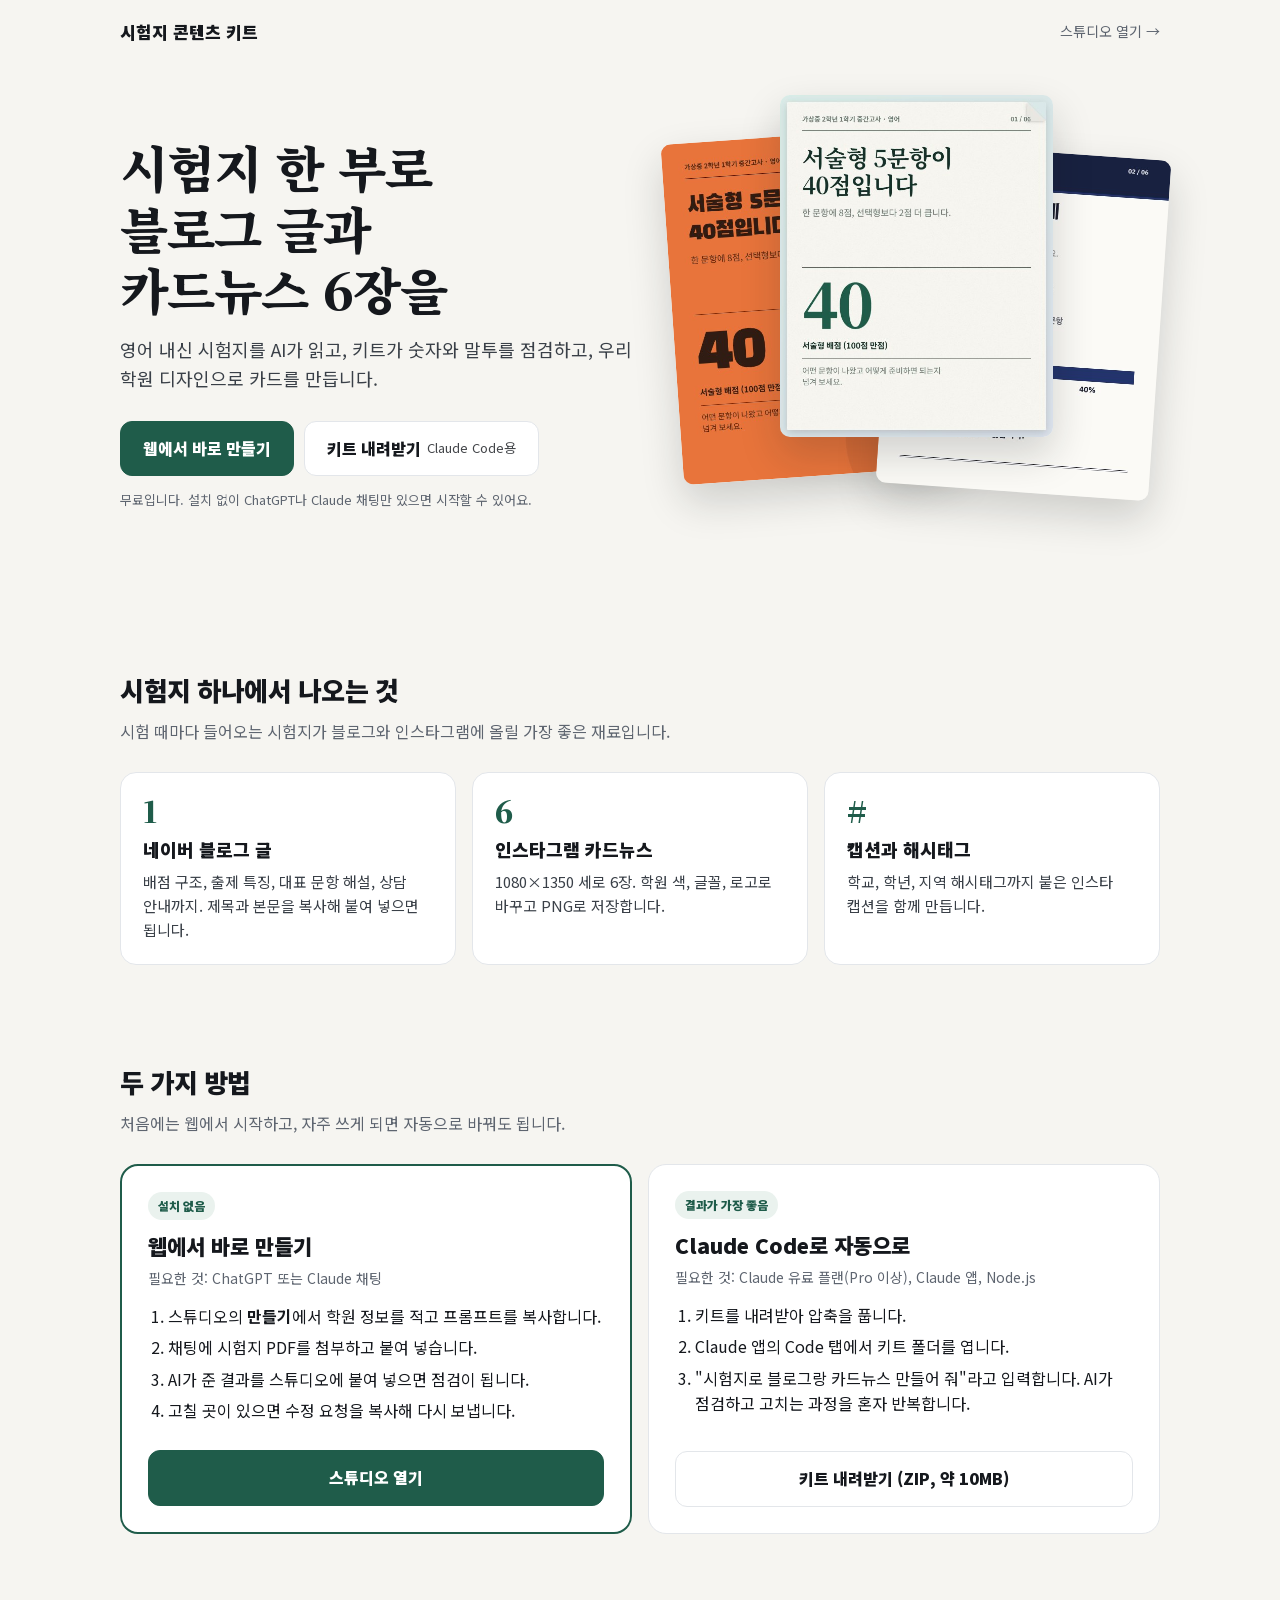
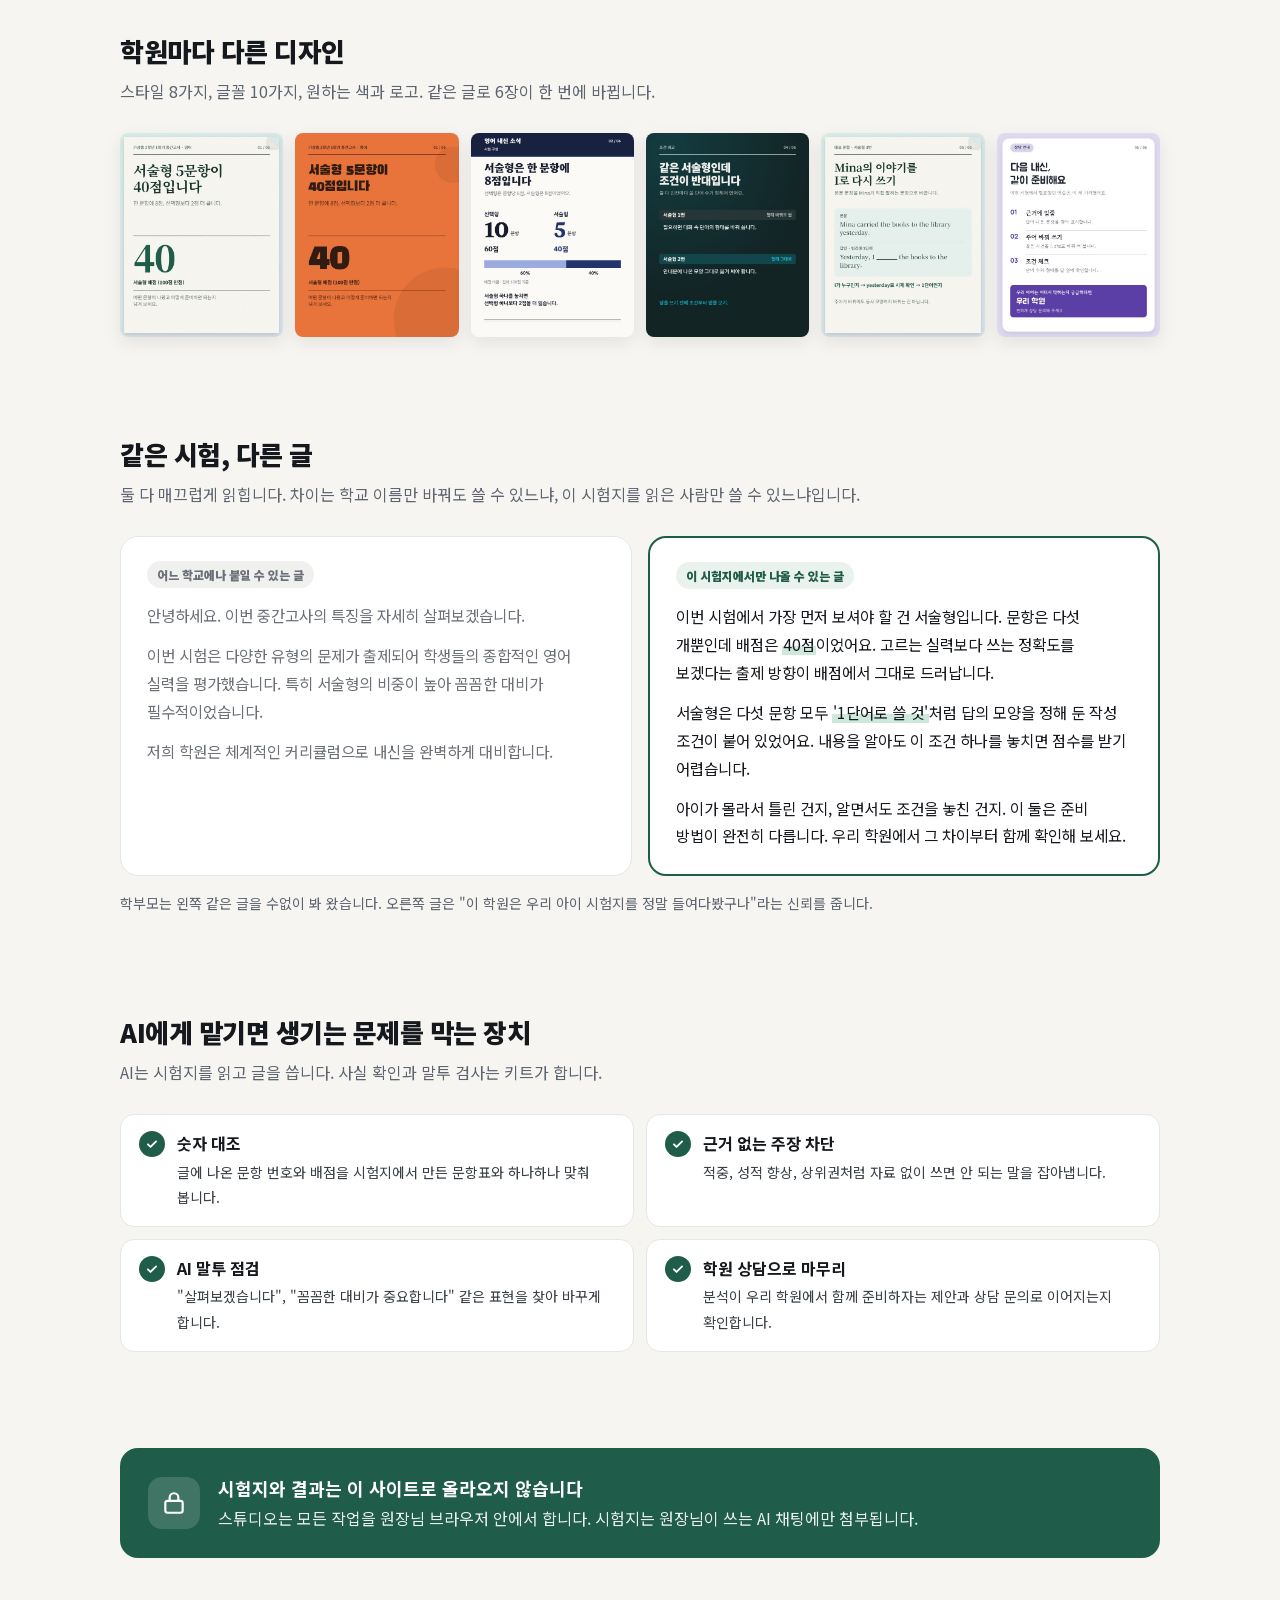
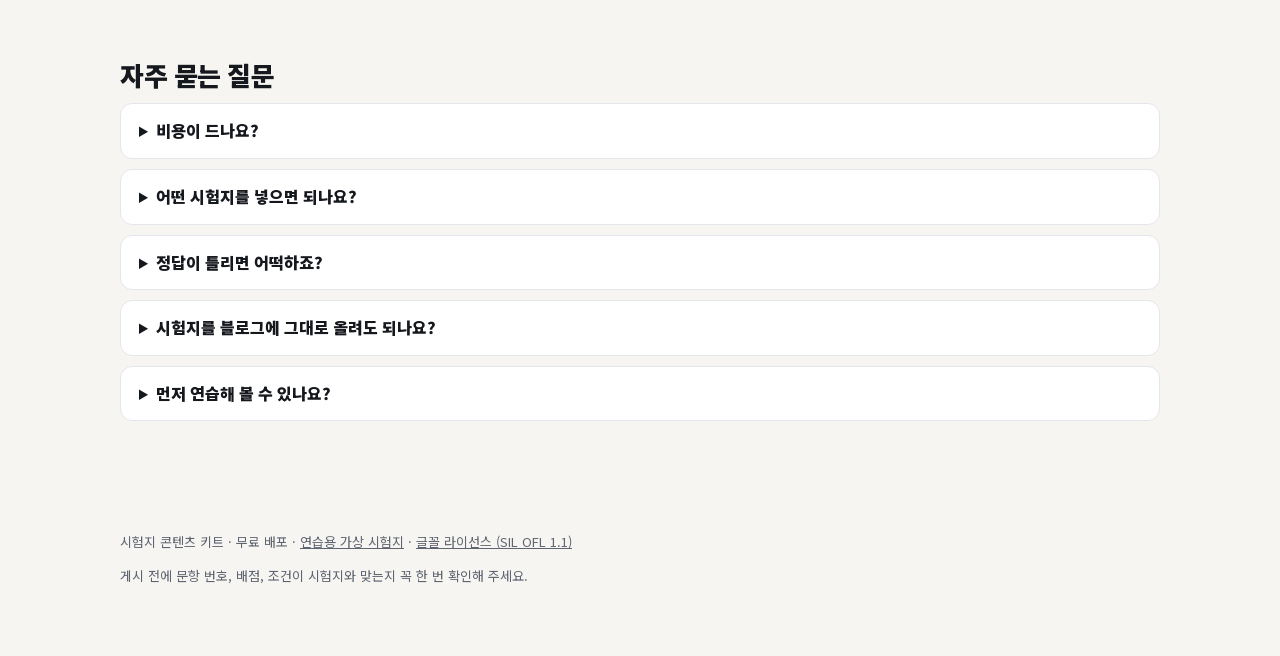
<file: index.html>
<!doctype html>
<html lang="ko">
<head>
  <meta charset="utf-8">
  <meta name="viewport" content="width=device-width, initial-scale=1">
  <title>시험지 콘텐츠 키트</title>
  <meta name="description" content="영어 내신 시험지 한 부로 학부모용 네이버 블로그 글과 인스타그램 카드뉴스를 만드는 무료 키트">
  <meta property="og:title" content="시험지 콘텐츠 키트">
  <meta property="og:description" content="시험지 한 부로 블로그 글과 카드뉴스 6장을. 무료로 씁니다.">
  <meta property="og:image" content="assets/site-1.jpg">
  <link rel="stylesheet" href="studio/fonts/fonts.css">
  <style>
    :root {
      --ink: #15181D; --muted: #5E6570; --line: #E3E6EA; --bg: #F6F5F1; --panel: #FFFFFF;
      --accent: #1F5C4A; --accent-2: #2456E8; --soft: #EAF2EE;
    }
    * { box-sizing: border-box; }
    html, body { margin: 0; }
    body { background: var(--bg); color: var(--ink); font-family: "kit-notosans", "Malgun Gothic", "Apple SD Gothic Neo", sans-serif; line-height: 1.6; word-break: keep-all; }
    a { color: inherit; }
    .wrap { max-width: 1080px; margin: 0 auto; padding: 0 20px; }
    header.top { display: flex; align-items: center; justify-content: space-between; padding: 18px 0; }
    header.top b { font-weight: 900; font-size: 17px; }
    header.top a { font-size: 14px; color: var(--muted); text-decoration: none; }

    .hero { display: grid; grid-template-columns: 1.05fr 1fr; gap: 40px; align-items: center; padding: 32px 0 56px; }
    .hero h1 { margin: 0 0 16px; font-family: "kit-notoserif"; font-weight: 900; font-size: clamp(32px, 5vw, 50px); line-height: 1.22; letter-spacing: -1px; }
    .hero p.lead { margin: 0 0 28px; font-size: 18px; color: #3A4048; }
    .cta { display: flex; gap: 10px; flex-wrap: wrap; }
    .btn { display: inline-flex; align-items: center; justify-content: center; gap: 6px; padding: 14px 22px; border-radius: 12px; font-weight: 800; font-size: 16px; text-decoration: none; border: 1px solid var(--line); background: #fff; }
    .btn.primary { background: var(--accent); border-color: var(--accent); color: #fff; }
    .btn small { font-weight: 500; font-size: 13px; opacity: .8; }
    .free { margin-top: 14px; font-size: 13px; color: var(--muted); }
    .stack { position: relative; height: 470px; }
    .stack img { position: absolute; width: 56%; border-radius: 10px; box-shadow: 0 18px 40px rgba(20, 30, 25, .18); }
    .stack img:nth-child(1) { left: 0; top: 40px; transform: rotate(-4deg); }
    .stack img:nth-child(2) { left: 22%; top: 0; z-index: 2; }
    .stack img:nth-child(3) { right: 0; top: 56px; transform: rotate(4deg); }

    section { padding: 48px 0; }
    section h2 { margin: 0 0 8px; font-size: 26px; font-weight: 900; letter-spacing: -.5px; }
    section > .wrap > p.sub { margin: 0 0 28px; color: var(--muted); }
    .three { display: grid; grid-template-columns: repeat(3, 1fr); gap: 16px; }
    .box { background: var(--panel); border: 1px solid var(--line); border-radius: 16px; padding: 22px; }
    .box h3 { margin: 0 0 6px; font-size: 18px; font-weight: 900; }
    .box p { margin: 0; color: #3A4048; font-size: 15px; }
    .num { display: inline-block; font-family: "kit-notoserif"; font-weight: 900; font-size: 30px; color: var(--accent); line-height: 1; margin-bottom: 10px; }

    .ways { display: grid; grid-template-columns: 1fr 1fr; gap: 16px; }
    .way { background: var(--panel); border: 1px solid var(--line); border-radius: 18px; padding: 26px; display: flex; flex-direction: column; }
    .way.main { border: 2px solid var(--accent); }
    .tag { align-self: flex-start; font-size: 12px; font-weight: 800; padding: 4px 10px; border-radius: 99px; background: var(--soft); color: var(--accent); margin-bottom: 10px; }
    .way h3 { margin: 0 0 4px; font-size: 21px; font-weight: 900; }
    .way .need { margin: 0 0 14px; color: var(--muted); font-size: 14px; }
    .way ol { margin: 0 0 20px; padding-left: 20px; }
    .way li { margin-bottom: 6px; }
    .way .btn { margin-top: auto; }

    .gallery { display: grid; grid-template-columns: repeat(6, 1fr); gap: 12px; }
    .gallery img { width: 100%; border-radius: 8px; box-shadow: 0 6px 18px rgba(0,0,0,.08); }

    .checks { display: grid; grid-template-columns: repeat(2, 1fr); gap: 12px; }
    .check { display: flex; gap: 12px; align-items: flex-start; background: var(--panel); border: 1px solid var(--line); border-radius: 14px; padding: 16px 18px; }
    .check b { display: block; margin-bottom: 2px; }
    .check span { color: #3A4048; font-size: 14px; }
    .mark { flex: none; width: 26px; height: 26px; border-radius: 50%; background: var(--accent); color: #fff; display: grid; place-items: center; font-weight: 900; font-size: 14px; }

    .compare { width: 100%; border-collapse: separate; border-spacing: 0; background: var(--panel); border: 1px solid var(--line); border-radius: 14px; overflow: hidden; font-size: 15px; }
    .compare th, .compare td { padding: 14px 16px; text-align: left; vertical-align: top; border-bottom: 1px solid var(--line); }
    .compare tr:last-child td { border-bottom: 0; }
    .compare th { background: #FAFAF8; font-size: 13px; color: var(--muted); }
    .compare td:first-child { color: #8A3B30; }
    .compare td:last-child { color: var(--accent); font-weight: 700; }

    .vs { display: grid; grid-template-columns: 1fr 1fr; gap: 16px; }
    .vs-card { background: var(--panel); border: 1px solid var(--line); border-radius: 18px; padding: 24px 26px; }
    .vs-card p { margin: 0 0 12px; font-size: 15.5px; line-height: 1.8; }
    .vs-card p:last-child { margin-bottom: 0; }
    .vs-card.generic { color: #6B7079; }
    .vs-card.specific { border: 2px solid var(--accent); }
    .vs-tag { display: inline-block; margin-bottom: 14px; font-size: 12px; font-weight: 800; padding: 4px 10px; border-radius: 99px; background: #F0F0EE; color: #6B7079; }
    .specific .vs-tag { background: var(--soft); color: var(--accent); }
    .vs-card mark { background: linear-gradient(transparent 58%, #CFE8DC 58%); color: inherit; padding: 0 1px; }
    .vs-note { margin: 16px 0 0; color: var(--muted); font-size: 14px; }
    .faq details { background: var(--panel); border: 1px solid var(--line); border-radius: 12px; padding: 14px 18px; margin-bottom: 10px; }
    .faq summary { font-weight: 800; cursor: pointer; }
    .faq p { margin: 10px 0 0; color: #3A4048; }

    .privacy { background: var(--accent); color: #fff; border-radius: 18px; padding: 26px 28px; display: grid; grid-template-columns: auto 1fr; gap: 18px; align-items: center; }
    .privacy b { font-size: 18px; }
    .privacy p { margin: 4px 0 0; opacity: .9; }
    .lock { width: 52px; height: 52px; border-radius: 14px; background: rgba(255,255,255,.15); display: grid; place-items: center; font-size: 26px; }

    footer { padding: 40px 0 56px; color: var(--muted); font-size: 13px; }
    footer a { color: var(--muted); }

    @media (max-width: 860px) {
      .hero { grid-template-columns: 1fr; gap: 24px; padding-top: 8px; }
      .stack { height: 360px; }
      .three, .ways, .checks, .vs { grid-template-columns: 1fr; }
      .gallery { grid-template-columns: repeat(3, 1fr); }
      .privacy { grid-template-columns: 1fr; }
      .compare { font-size: 14px; }
    }
  </style>
</head>
<body>
  <div class="wrap">
    <header class="top">
      <b>시험지 콘텐츠 키트</b>
      <a href="studio.html">스튜디오 열기 →</a>
    </header>

    <div class="hero">
      <div>
        <h1>시험지 한 부로<br>블로그 글과<br>카드뉴스 6장을</h1>
        <p class="lead">영어 내신 시험지를 AI가 읽고, 키트가 숫자와 말투를 점검하고, 우리 학원 디자인으로 카드를 만듭니다.</p>
        <div class="cta">
          <a class="btn primary" href="studio.html">웹에서 바로 만들기</a>
          <a class="btn" href="downloads/exam-content-kit.zip" download>키트 내려받기 <small>Claude Code용</small></a>
        </div>
        <p class="free">무료입니다. 설치 없이 ChatGPT나 Claude 채팅만 있으면 시작할 수 있어요.</p>
      </div>
      <div class="stack" aria-hidden="true">
        <img src="assets/site-2.jpg" alt="">
        <img src="assets/site-1.jpg" alt="">
        <img src="assets/site-3.jpg" alt="">
      </div>
    </div>
  </div>

  <section>
    <div class="wrap">
      <h2>시험지 하나에서 나오는 것</h2>
      <p class="sub">시험 때마다 들어오는 시험지가 블로그와 인스타그램에 올릴 가장 좋은 재료입니다.</p>
      <div class="three">
        <div class="box"><span class="num">1</span><h3>네이버 블로그 글</h3><p>배점 구조, 출제 특징, 대표 문항 해설, 상담 안내까지. 제목과 본문을 복사해 붙여 넣으면 됩니다.</p></div>
        <div class="box"><span class="num">6</span><h3>인스타그램 카드뉴스</h3><p>1080×1350 세로 6장. 학원 색, 글꼴, 로고로 바꾸고 PNG로 저장합니다.</p></div>
        <div class="box"><span class="num">#</span><h3>캡션과 해시태그</h3><p>학교, 학년, 지역 해시태그까지 붙은 인스타 캡션을 함께 만듭니다.</p></div>
      </div>
    </div>
  </section>

  <section>
    <div class="wrap">
      <h2>두 가지 방법</h2>
      <p class="sub">처음에는 웹에서 시작하고, 자주 쓰게 되면 자동으로 바꿔도 됩니다.</p>
      <div class="ways">
        <div class="way main">
          <span class="tag">설치 없음</span>
          <h3>웹에서 바로 만들기</h3>
          <p class="need">필요한 것: ChatGPT 또는 Claude 채팅</p>
          <ol>
            <li>스튜디오의 <b>만들기</b>에서 학원 정보를 적고 프롬프트를 복사합니다.</li>
            <li>채팅에 시험지 PDF를 첨부하고 붙여 넣습니다.</li>
            <li>AI가 준 결과를 스튜디오에 붙여 넣으면 점검이 됩니다.</li>
            <li>고칠 곳이 있으면 수정 요청을 복사해 다시 보냅니다.</li>
          </ol>
          <a class="btn primary" href="studio.html">스튜디오 열기</a>
        </div>
        <div class="way">
          <span class="tag">결과가 가장 좋음</span>
          <h3>Claude Code로 자동으로</h3>
          <p class="need">필요한 것: Claude 유료 플랜(Pro 이상), Claude 앱, Node.js</p>
          <ol>
            <li>키트를 내려받아 압축을 풉니다.</li>
            <li>Claude 앱의 Code 탭에서 키트 폴더를 엽니다.</li>
            <li>"시험지로 블로그랑 카드뉴스 만들어 줘"라고 입력합니다. AI가 점검하고 고치는 과정을 혼자 반복합니다.</li>
          </ol>
          <a class="btn" href="downloads/exam-content-kit.zip" download>키트 내려받기 (ZIP, 약 10MB)</a>
        </div>
      </div>
    </div>
  </section>

  <section>
    <div class="wrap">
      <h2>학원마다 다른 디자인</h2>
      <p class="sub">스타일 8가지, 글꼴 10가지, 원하는 색과 로고. 같은 글로 6장이 한 번에 바뀝니다.</p>
      <div class="gallery">
        <img src="assets/site-1.jpg" alt="시험지 스타일 표지 예시">
        <img src="assets/site-2.jpg" alt="컬러 블록 스타일 표지 예시">
        <img src="assets/site-3.jpg" alt="소식지 스타일 배점 카드 예시">
        <img src="assets/site-6.jpg" alt="다크 스타일 조건 비교 카드 예시">
        <img src="assets/site-5.jpg" alt="대표 문항 카드 예시">
        <img src="assets/site-4.jpg" alt="둥근 카드 스타일 상담 카드 예시">
      </div>
    </div>
  </section>

  <section>
    <div class="wrap">
      <h2>같은 시험, 다른 글</h2>
      <p class="sub">둘 다 매끄럽게 읽힙니다. 차이는 학교 이름만 바꿔도 쓸 수 있느냐, 이 시험지를 읽은 사람만 쓸 수 있느냐입니다.</p>
      <div class="vs">
        <article class="vs-card generic">
          <span class="vs-tag">어느 학교에나 붙일 수 있는 글</span>
          <p>안녕하세요. 이번 중간고사의 특징을 자세히 살펴보겠습니다.</p>
          <p>이번 시험은 다양한 유형의 문제가 출제되어 학생들의 종합적인 영어 실력을 평가했습니다. 특히 서술형의 비중이 높아 꼼꼼한 대비가 필수적이었습니다.</p>
          <p>저희 학원은 체계적인 커리큘럼으로 내신을 완벽하게 대비합니다.</p>
        </article>
        <article class="vs-card specific">
          <span class="vs-tag">이 시험지에서만 나올 수 있는 글</span>
          <p>이번 시험에서 가장 먼저 보셔야 할 건 서술형입니다. 문항은 다섯 개뿐인데 배점은 <mark>40점</mark>이었어요. 고르는 실력보다 쓰는 정확도를 보겠다는 출제 방향이 배점에서 그대로 드러납니다.</p>
          <p>서술형은 다섯 문항 모두 <mark>'1단어로 쓸 것'</mark>처럼 답의 모양을 정해 둔 작성 조건이 붙어 있었어요. 내용을 알아도 이 조건 하나를 놓치면 점수를 받기 어렵습니다.</p>
          <p>아이가 몰라서 틀린 건지, 알면서도 조건을 놓친 건지. 이 둘은 준비 방법이 완전히 다릅니다. 우리 학원에서 그 차이부터 함께 확인해 보세요.</p>
        </article>
      </div>
      <p class="vs-note">학부모는 왼쪽 같은 글을 수없이 봐 왔습니다. 오른쪽 글은 "이 학원은 우리 아이 시험지를 정말 들여다봤구나"라는 신뢰를 줍니다.</p>
    </div>
  </section>

  <section>
    <div class="wrap">
      <h2>AI에게 맡기면 생기는 문제를 막는 장치</h2>
      <p class="sub">AI는 시험지를 읽고 글을 씁니다. 사실 확인과 말투 검사는 키트가 합니다.</p>
      <div class="checks">
        <div class="check"><span class="mark"><svg width="14" height="14" viewBox="0 0 24 24" fill="none" stroke="#fff" stroke-width="3.2" stroke-linecap="round" stroke-linejoin="round"><path d="M5 12.5l4.5 4.5L19 7.5"/></svg></span><div><b>숫자 대조</b><span>글에 나온 문항 번호와 배점을 시험지에서 만든 문항표와 하나하나 맞춰 봅니다.</span></div></div>
        <div class="check"><span class="mark"><svg width="14" height="14" viewBox="0 0 24 24" fill="none" stroke="#fff" stroke-width="3.2" stroke-linecap="round" stroke-linejoin="round"><path d="M5 12.5l4.5 4.5L19 7.5"/></svg></span><div><b>근거 없는 주장 차단</b><span>적중, 성적 향상, 상위권처럼 자료 없이 쓰면 안 되는 말을 잡아냅니다.</span></div></div>
        <div class="check"><span class="mark"><svg width="14" height="14" viewBox="0 0 24 24" fill="none" stroke="#fff" stroke-width="3.2" stroke-linecap="round" stroke-linejoin="round"><path d="M5 12.5l4.5 4.5L19 7.5"/></svg></span><div><b>AI 말투 점검</b><span>"살펴보겠습니다", "꼼꼼한 대비가 중요합니다" 같은 표현을 찾아 바꾸게 합니다.</span></div></div>
        <div class="check"><span class="mark"><svg width="14" height="14" viewBox="0 0 24 24" fill="none" stroke="#fff" stroke-width="3.2" stroke-linecap="round" stroke-linejoin="round"><path d="M5 12.5l4.5 4.5L19 7.5"/></svg></span><div><b>학원 상담으로 마무리</b><span>분석이 우리 학원에서 함께 준비하자는 제안과 상담 문의로 이어지는지 확인합니다.</span></div></div>
      </div>
    </div>
  </section>

  <section>
    <div class="wrap">
      <div class="privacy">
        <div class="lock" aria-hidden="true"><svg width="26" height="26" viewBox="0 0 24 24" fill="none" stroke="#fff" stroke-width="2" stroke-linecap="round" stroke-linejoin="round"><rect x="4" y="10" width="16" height="11" rx="2"/><path d="M8 10V7a4 4 0 0 1 8 0v3"/></svg></div>
        <div>
          <b>시험지와 결과는 이 사이트로 올라오지 않습니다</b>
          <p>스튜디오는 모든 작업을 원장님 브라우저 안에서 합니다. 시험지는 원장님이 쓰는 AI 채팅에만 첨부됩니다.</p>
        </div>
      </div>
    </div>
  </section>

  <section class="faq">
    <div class="wrap">
      <h2>자주 묻는 질문</h2>
      <details><summary>비용이 드나요?</summary><p>키트와 스튜디오는 무료입니다. 웹 방식은 ChatGPT·Claude 채팅(무료 또는 유료)만 있으면 됩니다. Claude Code 방식은 Claude 유료 플랜이 필요합니다.</p></details>
      <details><summary>어떤 시험지를 넣으면 되나요?</summary><p>중·고등학교 영어 내신 시험지 PDF나 사진이면 됩니다. 이름과 번호가 적혀 있으면 가리고 넣어 주세요. 글자가 흐린 부분은 '판독 불확실'로 표시되고 글에는 쓰지 않습니다.</p></details>
      <details><summary>정답이 틀리면 어떡하죠?</summary><p>공식 정답이 없기 때문에 글에 정답을 쓰지 않습니다. 대표 문항은 무엇을 보고 어떤 순서로 판단하는지만 설명합니다.</p></details>
      <details><summary>시험지를 블로그에 그대로 올려도 되나요?</summary><p>시험지 전체를 이미지로 올리지 않는 것을 권합니다. 키트는 대표 문항의 한두 문장만 발췌합니다.</p></details>
      <details><summary>먼저 연습해 볼 수 있나요?</summary><p><a href="downloads/practice-exam.pdf" download>연습용 가상 시험지</a>를 내려받아 웹 방식으로 해 보세요. 스튜디오의 '예제 열기'로 결과 모습을 먼저 볼 수도 있습니다.</p></details>
    </div>
  </section>

  <footer>
    <div class="wrap">
      <p>시험지 콘텐츠 키트 · 무료 배포 · <a href="downloads/practice-exam.pdf" download>연습용 가상 시험지</a> · <a href="studio/fonts/NOTICE.txt">글꼴 라이선스 (SIL OFL 1.1)</a></p>
      <p>게시 전에 문항 번호, 배점, 조건이 시험지와 맞는지 꼭 한 번 확인해 주세요.</p>
    </div>
  </footer>
</body>
</html>
</file>
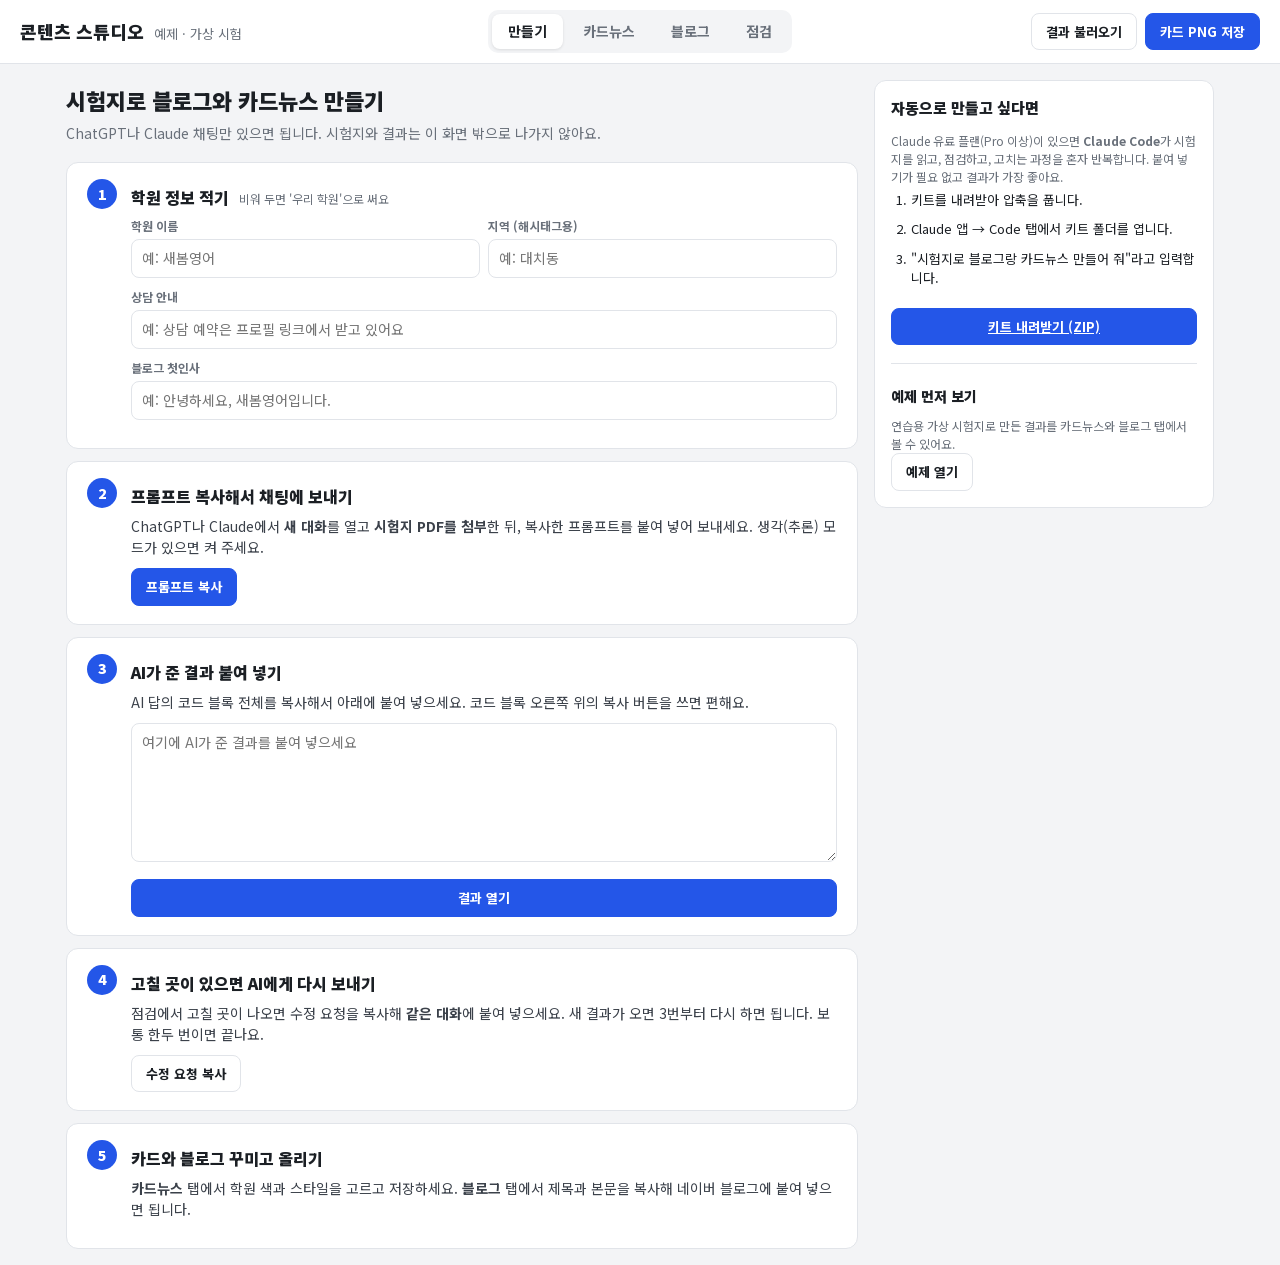
<file: studio.html>
<!doctype html>
<html lang="ko">
<head>
  <meta charset="utf-8">
  <meta name="viewport" content="width=device-width, initial-scale=1">
  <title>콘텐츠 스튜디오</title>
  <link rel="stylesheet" href="studio/fonts/fonts.css">
  <link rel="stylesheet" href="studio/style.css">
</head>
<body>
  <header class="top">
    <div class="top-title">
      <h1>콘텐츠 스튜디오</h1>
      <span class="sub" id="data-label"></span>
    </div>
    <nav class="tabs" role="tablist" aria-label="보기">
      <button type="button" role="tab" data-tab="make" id="tab-make">만들기</button>
      <button type="button" role="tab" data-tab="cards" id="tab-cards">카드뉴스</button>
      <button type="button" role="tab" data-tab="blog" id="tab-blog">블로그</button>
      <button type="button" role="tab" data-tab="check" id="tab-check">점검 <span class="badge"></span></button>
    </nav>
    <div class="actions">
      <span id="warn-total"></span>
      <button type="button" id="open-load" class="btn">결과 불러오기</button>
      <button type="button" id="share-cards" class="btn" hidden>휴대폰에 저장</button>
      <button type="button" id="export-all" class="btn primary">카드 PNG 저장</button>
    </div>
  </header>

  <main class="layout">
    <aside class="panel" id="theme-panel" aria-label="학원 테마">
      <h2>학원 테마</h2>
      <label class="field"><span>학원 이름</span><input id="t-name" placeholder="비워 두면 '우리 학원'"></label>
      <label class="field"><span>상담 안내 문구 (마지막 카드)</span><input id="t-contact" placeholder="예: 상담 예약은 프로필 링크에서"></label>
      <div class="field">
        <span>로고</span>
        <div class="logo-row">
          <label class="btn small">파일 선택<input type="file" id="t-logo" accept="image/png,image/jpeg,image/svg+xml,image/webp" hidden></label>
          <img id="logo-preview" alt="로고 미리보기" hidden>
          <button type="button" id="logo-clear" class="btn small" hidden>지우기</button>
        </div>
      </div>

      <h3>스타일</h3>
      <div class="style-grid" id="t-style"></div>

      <h3>색</h3>
      <div class="field">
        <span>대표 색</span>
        <div class="color-row"><input type="color" id="t-color" aria-label="대표 색 직접 고르기"><div class="swatches" id="swatches"></div></div>
      </div>
      <div class="field">
        <label class="check-row"><input type="checkbox" id="t-point-on"> 포인트 색 따로 쓰기</label>
        <input type="color" id="t-point" aria-label="포인트 색" disabled>
      </div>
      <p class="note" id="color-note"></p>

      <h3>글꼴</h3>
      <div class="font-grid" id="t-font"></div>

      <div class="btn-row">
        <button type="button" id="theme-save" class="btn">테마 저장</button>
        <label class="btn">테마 불러오기<input type="file" id="theme-load" accept=".json" hidden></label>
      </div>
      <button type="button" id="theme-reset" class="link">처음 테마로 되돌리기</button>
      <p class="note">저장한 테마 파일을 다음 시험 때 불러오면 같은 디자인으로 바로 만들 수 있어요.</p>
    </aside>

    <!-- 만들기 -->
    <section class="main make" data-pane="make" aria-label="만들기" hidden>
      <div class="make-head">
        <h2>시험지로 블로그와 카드뉴스 만들기</h2>
        <p>ChatGPT나 Claude 채팅만 있으면 됩니다. 시험지와 결과는 이 화면 밖으로 나가지 않아요.</p>
      </div>
      <ol class="make-steps">
        <li>
          <h3>학원 정보 적기 <small>비워 두면 '우리 학원'으로 써요</small></h3>
          <div class="pair">
            <label class="field"><span>학원 이름</span><input id="m-name" placeholder="예: 새봄영어"></label>
            <label class="field"><span>지역 (해시태그용)</span><input id="m-region" placeholder="예: 대치동"></label>
          </div>
          <label class="field"><span>상담 안내</span><input id="m-contact" placeholder="예: 상담 예약은 프로필 링크에서 받고 있어요"></label>
          <label class="field"><span>블로그 첫인사</span><input id="m-greeting" placeholder="예: 안녕하세요, 새봄영어입니다."></label>
        </li>
        <li>
          <h3>프롬프트 복사해서 채팅에 보내기</h3>
          <p>ChatGPT나 Claude에서 <b>새 대화</b>를 열고 <b>시험지 PDF를 첨부</b>한 뒤, 복사한 프롬프트를 붙여 넣어 보내세요. 생각(추론) 모드가 있으면 켜 주세요.</p>
          <button type="button" id="copy-prompt" class="btn primary">프롬프트 복사</button>
        </li>
        <li>
          <h3>AI가 준 결과 붙여 넣기</h3>
          <p>AI 답의 코드 블록 전체를 복사해서 아래에 붙여 넣으세요. 코드 블록 오른쪽 위의 복사 버튼을 쓰면 편해요.</p>
          <textarea id="m-result" rows="6" placeholder="여기에 AI가 준 결과를 붙여 넣으세요"></textarea>
          <div class="btn-row"><button type="button" id="m-open" class="btn primary">결과 열기</button></div>
          <p class="m-status" id="m-status" hidden></p>
        </li>
        <li>
          <h3>고칠 곳이 있으면 AI에게 다시 보내기</h3>
          <p>점검에서 고칠 곳이 나오면 수정 요청을 복사해 <b>같은 대화</b>에 붙여 넣으세요. 새 결과가 오면 3번부터 다시 하면 됩니다. 보통 한두 번이면 끝나요.</p>
          <button type="button" id="m-fix" class="btn">수정 요청 복사</button>
        </li>
        <li>
          <h3>카드와 블로그 꾸미고 올리기</h3>
          <p><b>카드뉴스</b> 탭에서 학원 색과 스타일을 고르고 저장하세요. <b>블로그</b> 탭에서 제목과 본문을 복사해 네이버 블로그에 붙여 넣으면 됩니다.</p>
        </li>
      </ol>
    </section>
    <aside class="panel side" data-pane="make" aria-label="자동으로 만들기" hidden>
      <h2>자동으로 만들고 싶다면</h2>
      <p class="note">Claude 유료 플랜(Pro 이상)이 있으면 <b>Claude Code</b>가 시험지를 읽고, 점검하고, 고치는 과정을 혼자 반복합니다. 붙여 넣기가 필요 없고 결과가 가장 좋아요.</p>
      <ol class="steps">
        <li>키트를 내려받아 압축을 풉니다.</li>
        <li>Claude 앱 → Code 탭에서 키트 폴더를 엽니다.</li>
        <li>"시험지로 블로그랑 카드뉴스 만들어 줘"라고 입력합니다.</li>
      </ol>
      <a class="btn primary" id="kit-link" href="downloads/exam-content-kit.zip" download hidden>키트 내려받기 (ZIP)</a>
      <p class="note" id="kit-local" hidden>지금 키트 폴더에서 열려 있어요. 자세한 방법은 폴더의 <b>시작하기.md</b>를 보세요.</p>
      <hr>
      <h3>예제 먼저 보기</h3>
      <p class="note">연습용 가상 시험지로 만든 결과를 카드뉴스와 블로그 탭에서 볼 수 있어요.</p>
      <button type="button" id="m-sample" class="btn">예제 열기</button>
    </aside>

    <!-- 카드뉴스 -->
    <section class="main" data-pane="cards" aria-label="카드 미리보기">
      <p class="hint">카드를 누르면 오른쪽에서 글자를 고칠 수 있어요. 글자가 칸을 넘치면 카드 아래에 표시돼요.</p>
      <div class="cards" id="cards"></div>
    </section>
    <aside class="panel side" data-pane="cards" aria-label="카드 편집">
      <h2 id="edit-title">카드 편집</h2>
      <div id="edit-fields"></div>
      <div class="btn-row">
        <button type="button" id="export-one" class="btn">이 카드 PNG</button>
        <button type="button" id="reset-card" class="btn">원래대로</button>
      </div>
      <hr>
      <h3>인스타 캡션</h3>
      <label class="field"><span>원문 ({학원명}은 학원 이름으로 바뀌어요)</span><textarea id="caption" rows="7"></textarea></label>
      <div class="field"><span>올라갈 모습</span><pre id="caption-preview" class="caption-preview"></pre></div>
      <div class="btn-row"><button type="button" id="copy-caption" class="btn">캡션 복사</button></div>
    </aside>

    <!-- 블로그 -->
    <section class="main" data-pane="blog" aria-label="블로그 미리보기" hidden>
      <article class="blog" id="blog-view"></article>
    </section>
    <aside class="panel side" data-pane="blog" aria-label="블로그 도구" hidden>
      <h2>네이버 블로그에 올리기</h2>
      <p class="note" id="blog-meta"></p>
      <ol class="steps">
        <li><button type="button" id="copy-title" class="btn small">제목 복사</button> 블로그 제목 칸에 붙여 넣기</li>
        <li><button type="button" id="copy-rich" class="btn small primary">본문 복사</button> 본문에 붙여 넣기</li>
        <li><button type="button" id="blog-images" class="btn small">카드 PNG 저장</button> [이미지: …] 자리에 같은 이름의 사진 넣기</li>
      </ol>
      <div class="field">
        <span>정렬</span>
        <div class="seg two" id="align"><button type="button" data-v="center" class="on">가운데</button><button type="button" data-v="left">왼쪽</button></div>
      </div>
      <button type="button" id="copy-plain" class="link">서식 없이 글자만 복사</button>
    </aside>

    <!-- 점검 -->
    <section class="main" data-pane="check" aria-label="점검 결과" hidden>
      <div class="check-summary" id="check-summary"></div>
      <div id="check-list"></div>
    </section>
    <aside class="panel side" data-pane="check" aria-label="점검 도움말" hidden>
      <h2>점검이 보는 것</h2>
      <ul class="plain">
        <li>글의 숫자·문항 번호가 문항표와 같은지</li>
        <li>성적·적중처럼 근거 없는 주장이 없는지</li>
        <li>[학원명] 같은 빈칸이 남지 않았는지</li>
        <li>AI가 자주 쓰는 말투가 3개를 넘지 않는지</li>
        <li>마지막이 학원 상담 안내로 끝나는지</li>
        <li>카드 글자가 칸을 넘치지 않는지</li>
      </ul>
      <p class="note">글이 설득력 있는지는 점검이 판단하지 못해요. 게시 전에 꼭 한 번 읽어 주세요.</p>
      <hr>
      <p class="note">채팅 AI로 만든 결과라면 아래 버튼으로 수정 요청을 복사해 같은 대화에 붙여 넣으세요.</p>
      <button type="button" id="copy-fix" class="btn">AI에게 보낼 수정 요청 복사</button>
    </aside>
  </main>

  <dialog id="load-dialog">
    <h2>결과 불러오기</h2>
    <p class="note">Claude Code로 만들었다면 자동으로 열려요. 채팅 AI의 답을 붙여 넣거나 result.json 파일을 고를 수 있어요.</p>
    <textarea id="paste-box" rows="8" placeholder="AI가 준 결과(JSON)를 여기에 붙여 넣으세요"></textarea>
    <div class="btn-row">
      <button type="button" id="load-paste" class="btn primary">붙여 넣은 결과 열기</button>
      <label class="btn">파일 고르기<input type="file" id="data-file" accept=".json,.js" hidden></label>
    </div>
    <div class="btn-row">
      <button type="button" id="load-sample" class="btn">예제 보기</button>
      <button type="button" id="load-cancel" class="btn">닫기</button>
    </div>
  </dialog>

  <dialog id="save-dialog">
    <h2>휴대폰에 저장하기</h2>
    <p class="note">이미지를 길게 눌러 <b>사진에 저장</b>하세요. 01부터 순서대로 인스타그램에 올리면 됩니다.</p>
    <div class="save-grid" id="save-grid"></div>
    <div class="btn-row"><button type="button" id="save-close" class="btn">닫기</button></div>
  </dialog>

  <div id="toast" role="status" hidden></div>

  <script src="studio/palette.js"></script>
  <script src="studio/text.js"></script>
  <script src="studio/themes.js"></script>
  <script src="studio/layouts.js"></script>
  <script src="studio/check.js"></script>
  <script src="studio/zip.js"></script>
  <script src="studio/prompt.js"></script>
  <script src="data/sample.js"></script>
  <script src="studio/app.js"></script>
</body>
</html>
</file>
<file: studio/fonts/fonts.css>
/* 키트에 포함된 글꼴 (SIL OFL 1.1, NOTICE.txt 참고). 인터넷 없이 동작한다. */
@font-face { font-family: "kit-notosans"; src: url("notosans-400.woff2") format("woff2"); font-weight: 400; font-display: block; }
@font-face { font-family: "kit-notosans"; src: url("notosans-700.woff2") format("woff2"); font-weight: 700; font-display: block; }
@font-face { font-family: "kit-notosans"; src: url("notosans-900.woff2") format("woff2"); font-weight: 900; font-display: block; }
@font-face { font-family: "kit-notoserif"; src: url("notoserif-400.woff2") format("woff2"); font-weight: 400; font-display: block; }
@font-face { font-family: "kit-notoserif"; src: url("notoserif-700.woff2") format("woff2"); font-weight: 700; font-display: block; }
@font-face { font-family: "kit-notoserif"; src: url("notoserif-900.woff2") format("woff2"); font-weight: 900; font-display: block; }
@font-face { font-family: "kit-hahmlet"; src: url("hahmlet-400.woff2") format("woff2"); font-weight: 400; font-display: block; }
@font-face { font-family: "kit-hahmlet"; src: url("hahmlet-700.woff2") format("woff2"); font-weight: 700; font-display: block; }
@font-face { font-family: "kit-hahmlet"; src: url("hahmlet-800.woff2") format("woff2"); font-weight: 800; font-display: block; }
@font-face { font-family: "kit-jua"; src: url("jua-400.woff2") format("woff2"); font-weight: 400; font-display: block; }
@font-face { font-family: "kit-gowundodum"; src: url("gowundodum-400.woff2") format("woff2"); font-weight: 400; font-display: block; }
@font-face { font-family: "kit-gowunbatang"; src: url("gowunbatang-400.woff2") format("woff2"); font-weight: 400; font-display: block; }
@font-face { font-family: "kit-gowunbatang"; src: url("gowunbatang-700.woff2") format("woff2"); font-weight: 700; font-display: block; }
@font-face { font-family: "kit-plex"; src: url("plex-400.woff2") format("woff2"); font-weight: 400; font-display: block; }
@font-face { font-family: "kit-plex"; src: url("plex-700.woff2") format("woff2"); font-weight: 700; font-display: block; }
@font-face { font-family: "kit-gaegu"; src: url("gaegu-400.woff2") format("woff2"); font-weight: 400; font-display: block; }
@font-face { font-family: "kit-gaegu"; src: url("gaegu-700.woff2") format("woff2"); font-weight: 700; font-display: block; }
@font-face { font-family: "kit-blackhan"; src: url("blackhan-400.woff2") format("woff2"); font-weight: 400; font-display: block; }
@font-face { font-family: "kit-dohyeon"; src: url("dohyeon-400.woff2") format("woff2"); font-weight: 400; font-display: block; }
@font-face { font-family: "kit-nanummj"; src: url("nanummj-400.woff2") format("woff2"); font-weight: 400; font-display: block; }
@font-face { font-family: "kit-nanummj"; src: url("nanummj-800.woff2") format("woff2"); font-weight: 800; font-display: block; }
@font-face { font-family: "kit-nanumgt"; src: url("nanumgt-400.woff2") format("woff2"); font-weight: 400; font-display: block; }
@font-face { font-family: "kit-nanumgt"; src: url("nanumgt-800.woff2") format("woff2"); font-weight: 800; font-display: block; }
@font-face { font-family: "kit-nanumpen"; src: url("nanumpen-400.woff2") format("woff2"); font-weight: 400; font-display: block; }
</file>
<file: studio/style.css>
:root {
  --bg: #F3F4F6;
  --panel: #FFFFFF;
  --ink: #1B1F24;
  --muted: #69707A;
  --line: #E1E4E9;
  --accent: #2456E8;
  --accent-soft: #E8EEFE;
  --warn: #C2410C;
  --warn-soft: #FFF1E8;
  --meh: #A16207;
  --meh-soft: #FEF6E2;
  --ok: #15803D;
  --ok-soft: #EAF7EE;
  --radius: 12px;
}
* { box-sizing: border-box; }
[hidden] { display: none !important; }
html, body { margin: 0; }
body {
  background: var(--bg);
  color: var(--ink);
  font-family: "kit-notosans", "Malgun Gothic", "Apple SD Gothic Neo", system-ui, sans-serif;
  font-size: 14px;
  line-height: 1.5;
}
button, input, select, textarea { font: inherit; color: inherit; }

/* ---------- 상단 ---------- */
.top {
  position: sticky; top: 0; z-index: 10;
  display: grid; grid-template-columns: 1fr auto 1fr; align-items: center; gap: 12px;
  padding: 10px 20px;
  background: var(--panel);
  border-bottom: 1px solid var(--line);
}
.top-title { display: flex; align-items: baseline; gap: 10px; min-width: 0; }
.top h1 { margin: 0; font-size: 18px; font-weight: 900; white-space: nowrap; }
.top .sub { color: var(--muted); font-size: 13px; white-space: nowrap; overflow: hidden; text-overflow: ellipsis; }
.actions { display: flex; align-items: center; justify-content: flex-end; gap: 8px; flex-wrap: wrap; }
#warn-total { color: var(--warn); font-weight: 700; font-size: 13px; }

.tabs { display: flex; gap: 4px; padding: 4px; background: var(--bg); border-radius: 10px; }
.tabs button {
  border: 0; background: transparent; padding: 7px 16px; border-radius: 8px;
  font-weight: 700; color: var(--muted); cursor: pointer; display: inline-flex; align-items: center; gap: 6px;
}
.tabs button[aria-selected="true"] { background: var(--panel); color: var(--ink); box-shadow: 0 1px 3px rgba(0,0,0,.1); }
.badge:empty { display: none; }
.badge { min-width: 20px; padding: 0 6px; border-radius: 10px; font-size: 12px; line-height: 20px; color: #fff; background: var(--muted); }
.badge.bad { background: var(--warn); }
.badge.meh { background: var(--meh); }

/* ---------- 배치 ---------- */
.layout {
  display: grid;
  grid-template-columns: 300px minmax(0, 1fr) 340px;
  gap: 16px;
  padding: 16px;
  align-items: start;
}
.panel {
  position: sticky; top: 72px;
  max-height: calc(100vh - 88px);
  overflow: auto;
  background: var(--panel);
  border: 1px solid var(--line);
  border-radius: var(--radius);
  padding: 16px;
}
.panel h2 { margin: 0 0 12px; font-size: 15px; font-weight: 900; }
.panel h3 { margin: 22px 0 10px; font-size: 14px; font-weight: 900; }
.panel hr { border: 0; border-top: 1px solid var(--line); margin: 18px 0; }

.field { display: block; margin-bottom: 12px; }
.field > span { display: block; margin-bottom: 4px; font-size: 12px; font-weight: 700; color: var(--muted); }
input, select, textarea {
  width: 100%;
  padding: 8px 10px;
  border: 1px solid var(--line);
  border-radius: 8px;
  background: #fff;
}
textarea { resize: vertical; line-height: 1.45; }
input:focus, select:focus, textarea:focus { outline: 2px solid var(--accent); outline-offset: -1px; }
input[type="color"] { width: 44px; height: 36px; padding: 2px; cursor: pointer; flex: none; }
input[type="color"]:disabled { opacity: .35; cursor: default; }
input[type="checkbox"] { width: auto; }
.check-row { display: flex; align-items: center; gap: 6px; margin-bottom: 6px; font-size: 13px; font-weight: 700; color: var(--muted); }

/* 스타일 고르기 */
.style-grid { display: grid; grid-template-columns: repeat(4, 1fr); gap: 6px; }
.style-opt {
  display: flex; flex-direction: column; align-items: center; gap: 4px;
  padding: 4px 2px 6px; border: 2px solid transparent; border-radius: 10px; background: none; cursor: pointer;
  font-size: 11px; font-weight: 700; color: var(--muted);
}
.style-opt canvas { width: 100%; height: auto; border-radius: 4px; box-shadow: 0 0 0 1px var(--line); }
.style-opt.on { border-color: var(--accent); color: var(--accent); }

/* 색 */
.color-row { display: flex; align-items: flex-start; gap: 10px; }
.swatches { display: grid; grid-template-columns: repeat(8, 1fr); gap: 5px; flex: 1; }
.swatch {
  aspect-ratio: 1; width: 100%;
  border-radius: 50%;
  border: 2px solid #fff;
  box-shadow: 0 0 0 1px var(--line);
  cursor: pointer;
  padding: 0;
}
.swatch.on { box-shadow: 0 0 0 2px var(--ink); }
.note { margin: 6px 0 0; font-size: 12px; color: var(--muted); }
.note:empty { display: none; }

/* 글꼴 */
.font-grid { display: grid; grid-template-columns: 1fr 1fr; gap: 6px; }
.font-opt {
  display: flex; flex-direction: column; align-items: flex-start; gap: 2px;
  padding: 8px 10px; border: 1px solid var(--line); border-radius: 10px; background: #fff; cursor: pointer; text-align: left;
}
.font-opt b { font-size: 17px; line-height: 1.25; }
.font-opt small { font-size: 12px; color: var(--muted); }
.font-opt.on { border-color: var(--accent); background: var(--accent-soft); }

.logo-row { display: flex; align-items: center; gap: 8px; flex-wrap: wrap; }
#logo-preview { max-height: 36px; max-width: 120px; border: 1px solid var(--line); border-radius: 6px; padding: 2px; background: #fff; }

/* 버튼 */
.btn {
  display: inline-flex; align-items: center; justify-content: center;
  padding: 8px 14px;
  border: 1px solid var(--line);
  border-radius: 8px;
  background: #fff;
  cursor: pointer;
  font-weight: 700;
  font-size: 13px;
  white-space: nowrap;
}
.btn:hover { border-color: #C9CED6; }
.btn.primary { background: var(--accent); border-color: var(--accent); color: #fff; }
.btn.primary:hover { filter: brightness(1.06); }
.btn.small { padding: 5px 10px; font-size: 12px; }
.btn-row { display: flex; gap: 8px; flex-wrap: wrap; margin-top: 12px; }
.btn-row .btn { flex: 1; }
.link { border: 0; background: none; padding: 8px 0 0; color: var(--muted); font-size: 12px; text-decoration: underline; cursor: pointer; }
.seg { display: grid; grid-template-columns: repeat(3, 1fr); gap: 6px; }
.seg.two { grid-template-columns: 1fr 1fr; }
.seg button { padding: 7px 4px; border: 1px solid var(--line); border-radius: 8px; background: #fff; cursor: pointer; font-size: 13px; }
.seg button.on { border-color: var(--accent); background: var(--accent-soft); color: var(--accent); font-weight: 700; }

/* ---------- 카드 ---------- */
.main { min-width: 0; }
.hint { margin: 0 0 10px; color: var(--muted); font-size: 13px; }
.cards { display: grid; grid-template-columns: repeat(auto-fill, minmax(230px, 1fr)); gap: 14px; }
.card {
  margin: 0;
  padding: 8px;
  background: var(--panel);
  border: 2px solid transparent;
  border-radius: var(--radius);
  cursor: pointer;
  box-shadow: 0 1px 2px rgba(0, 0, 0, 0.04);
}
.card:hover { border-color: #C9D3F5; }
.card.selected { border-color: var(--accent); }
.card:focus-visible { outline: 2px solid var(--accent); outline-offset: 2px; }
.card canvas { display: block; width: 100%; height: auto; border-radius: 6px; }
.card figcaption { display: flex; justify-content: space-between; align-items: center; padding: 8px 2px 2px; font-size: 12px; font-weight: 700; }
.status.ok { color: var(--ok); }
.status.warn { color: var(--warn); }
.warns { margin: 6px 0 0; padding: 0 0 0 16px; font-size: 12px; color: var(--warn); }
.warns:empty { display: none; }
.group { padding: 10px; margin-bottom: 12px; border: 1px solid var(--line); border-radius: 10px; }
.group .field:last-child { margin-bottom: 0; }
.pair { display: grid; grid-template-columns: 1fr 1fr; gap: 8px; }
.caption-preview {
  margin: 0; padding: 10px; max-height: 220px; overflow: auto;
  white-space: pre-wrap; word-break: keep-all; font: inherit; font-size: 13px;
  background: var(--bg); border-radius: 8px;
}

/* ---------- 블로그 ---------- */
.blog {
  max-width: 720px; margin: 0 auto; padding: 48px 56px;
  background: #fff; border: 1px solid var(--line); border-radius: var(--radius);
  font-size: 16px; line-height: 1.85; word-break: keep-all;
}
.blog[data-align="center"] { text-align: center; }
.blog h1 { margin: 0 0 32px; font-size: 26px; line-height: 1.4; font-weight: 900; }
.blog h2 { margin: 44px 0 16px; font-size: 19px; font-weight: 900; }
.blog p { margin: 0 0 22px; }
.blog figure { margin: 8px auto 28px; max-width: 420px; }
.blog figure img { display: block; width: 100%; border-radius: 6px; box-shadow: 0 2px 10px rgba(0,0,0,.08); }
.blog figcaption { margin-top: 8px; font-size: 12px; color: var(--muted); line-height: 1.5; }
.blog .empty { color: var(--muted); }
.steps { margin: 4px 0 16px; padding-left: 20px; }
.steps li { margin-bottom: 10px; font-size: 13px; }
.steps .btn { margin-right: 6px; }

/* ---------- 점검 ---------- */
.check-summary { display: grid; grid-template-columns: repeat(3, 1fr); gap: 10px; margin-bottom: 16px; }
.stat { padding: 14px 16px; background: var(--panel); border: 1px solid var(--line); border-radius: var(--radius); }
.stat b { display: block; font-size: 28px; font-weight: 900; line-height: 1.1; }
.stat span { font-size: 12px; color: var(--muted); font-weight: 700; }
.stat.bad b { color: var(--warn); }
.stat.meh b { color: var(--meh); }
.stat.good b { color: var(--ok); }
.check-summary .facts { grid-column: 1 / -1; margin: 0; font-size: 13px; color: var(--muted); }
.check-group { margin-bottom: 18px; }
.check-group h3 { margin: 0 0 8px; font-size: 14px; font-weight: 900; }
.check-group h3 span { color: var(--muted); font-weight: 700; }
.check-group ul { margin: 0; padding: 0; list-style: none; display: grid; gap: 8px; }
.check-group li { padding: 10px 14px; background: var(--panel); border: 1px solid var(--line); border-left-width: 4px; border-radius: 8px; }
.check-group.errors li { border-left-color: var(--warn); }
.check-group.tone li { border-left-color: var(--meh); }
.check-group .where { font-size: 12px; font-weight: 700; color: var(--muted); }
.check-group .msg { margin-top: 2px; }
.check-group .fix { margin-top: 4px; font-size: 13px; color: var(--accent); }
.all-good { padding: 20px; background: var(--ok-soft); color: var(--ok); border-radius: var(--radius); font-weight: 700; }
.plain { margin: 0; padding-left: 18px; font-size: 13px; }
.plain li { margin-bottom: 6px; }

/* ---------- 만들기 ---------- */
body[data-tab="make"] #theme-panel { display: none; }
body[data-tab="make"] .layout { grid-template-columns: minmax(0, 1fr) 340px; max-width: 1180px; margin: 0 auto; }
.make-head h2 { margin: 4px 0 6px; font-size: 22px; font-weight: 900; }
.make-head p { margin: 0 0 18px; color: var(--muted); }
.make-steps { margin: 0; padding: 0; list-style: none; counter-reset: step; display: grid; gap: 12px; }
.make-steps > li {
  counter-increment: step;
  position: relative;
  padding: 18px 20px 18px 64px;
  background: var(--panel); border: 1px solid var(--line); border-radius: var(--radius);
}
.make-steps > li::before {
  content: counter(step);
  position: absolute; left: 20px; top: 16px;
  width: 30px; height: 30px; border-radius: 50%;
  display: grid; place-items: center;
  background: var(--accent); color: #fff; font-weight: 900;
}
.make-steps h3 { margin: 4px 0 8px; font-size: 16px; font-weight: 900; }
.make-steps h3 small { margin-left: 6px; font-size: 12px; font-weight: 400; color: var(--muted); }
.make-steps p { margin: 0 0 10px; color: #3B414A; }
.make-steps .field { margin-bottom: 10px; }
.m-status { margin: 10px 0 0; padding: 10px 12px; border-radius: 8px; font-weight: 700; font-size: 13px; }
.m-status.good { background: var(--ok-soft); color: var(--ok); }
.m-status.bad { background: var(--warn-soft); color: var(--warn); }
.side > .btn.primary { width: 100%; margin-top: 4px; }
.save-grid { display: grid; grid-template-columns: 1fr 1fr; gap: 8px; margin: 12px 0; max-height: 60vh; overflow: auto; }
.save-grid img { width: 100%; display: block; border-radius: 6px; }

/* ---------- 대화상자·알림 ---------- */
dialog {
  width: min(560px, calc(100vw - 32px));
  border: 0; border-radius: 16px; padding: 20px 22px;
  box-shadow: 0 20px 60px rgba(0,0,0,.25);
}
dialog::backdrop { background: rgba(15, 18, 24, .45); }
dialog h2 { margin: 0 0 6px; font-size: 17px; font-weight: 900; }
dialog textarea { margin-top: 12px; font-size: 13px; }
#toast {
  position: fixed; left: 50%; bottom: 24px; transform: translateX(-50%);
  z-index: 20;
  max-width: min(560px, calc(100vw - 32px));
  padding: 10px 16px;
  border-radius: 10px;
  background: #1B1F24; color: #fff;
  font-size: 13px;
  box-shadow: 0 6px 24px rgba(0, 0, 0, 0.2);
}

@media (max-width: 1240px) {
  .layout { grid-template-columns: 290px minmax(0, 1fr); }
  .side { grid-column: 1 / -1; position: static; max-height: none; }
}
@media (max-width: 1000px) {
  body[data-tab="make"] .layout { grid-template-columns: 1fr; }
}
@media (max-width: 820px) {
  .top { grid-template-columns: 1fr; position: static; }
  .top-title .sub { display: none; }
  .tabs { justify-content: space-between; }
  .tabs button { flex: 1; justify-content: center; padding: 8px 6px; }
  .actions { justify-content: flex-start; }
  .actions .btn { flex: 1; }
  .layout, body[data-tab="make"] .layout { grid-template-columns: 1fr; padding: 12px 16px; }
  .make-steps > li { padding: 16px 16px 16px 56px; }
  .make-steps > li::before { left: 14px; }
  .pair { grid-template-columns: 1fr; gap: 0; }
  .style-grid { grid-template-columns: repeat(4, 1fr); }
  .panel { position: static; max-height: none; }
  .cards { grid-template-columns: repeat(2, minmax(0, 1fr)); }
  .blog { padding: 28px 20px; }
}
</file>
